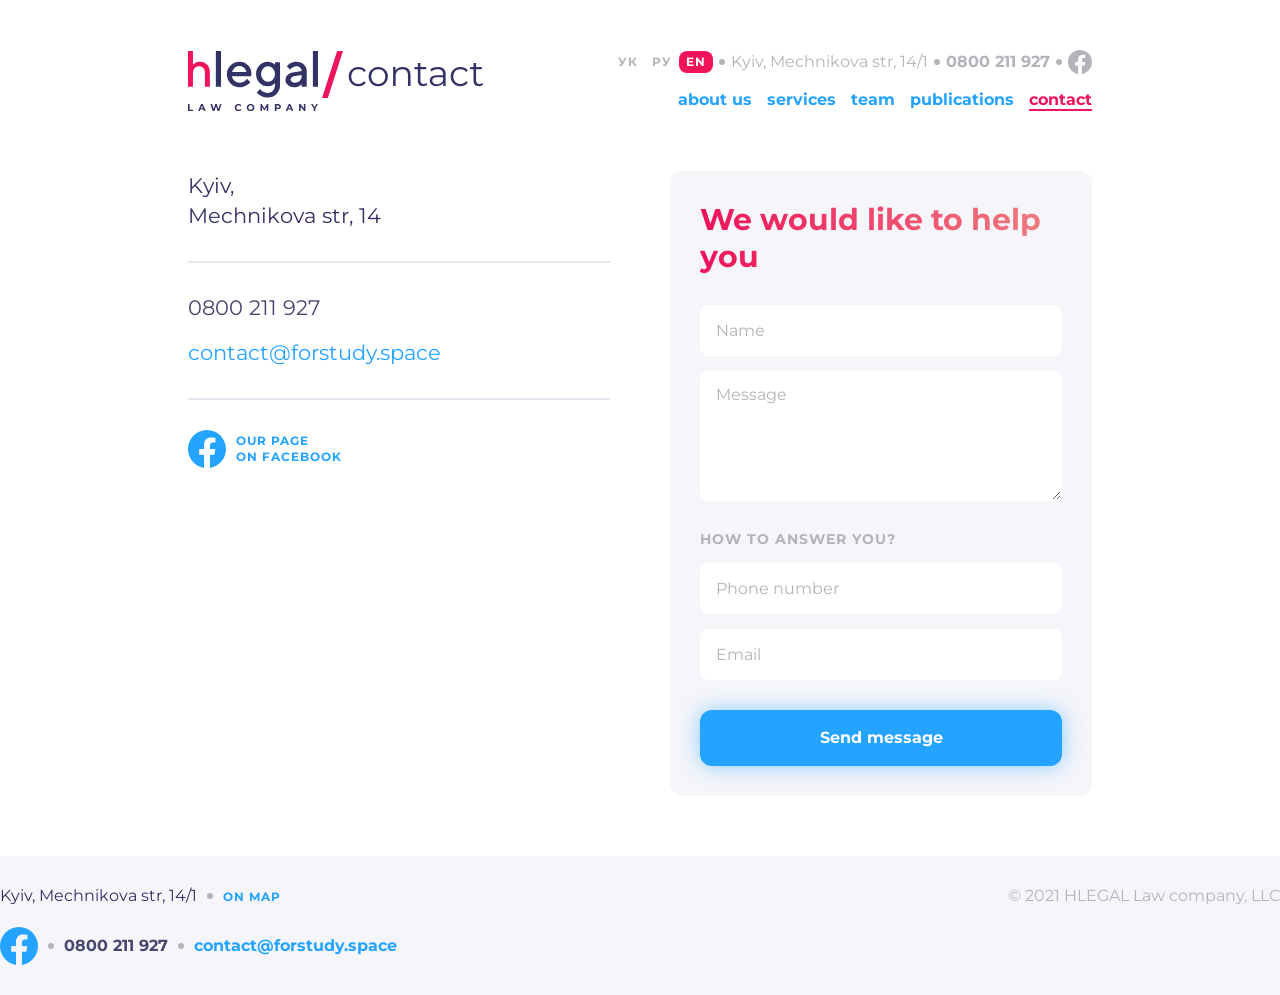
<file: contact.html>
<!DOCTYPE html>
<html lang="en">

<head>
    <meta charset="UTF-8">
    <meta name="viewport" content="width=device-width, initial-scale=1.0">
    <title>Contact</title>

    <link rel="stylesheet" href="./style/reset.css">
    <link rel="stylesheet" href="./style/contact.css">
</head>

<body>
    <header class="header desctop header--light">
        <div class="container header__container">
            <a href="index.html" class="header__logo">
                <svg width="297" height="60">
                    <use xlink:href="./sprite.svg#logo-contact"></use>
                </svg>
            </a>

            <div class="header-content">
                <div class="top-block">
                    <div class="lang-switcher">
                        <button class="small-btn">УК</button>
                        <button class="small-btn">РУ</button>
                        <button class="small-btn active">EN</button>
                    </div>

                    <ul class="top-list">
                        <li><a href="https://maps.app.goo.gl/y9jkHgbZWeBHmCza8" class="top-list__address">Kyiv,
                                Mechnikova str, 14/1</a></li>
                        <li><a class="top-list__phone" href="tel:0800211927">0800 211 927</a></li>
                        <li>
                            <a href="#" class="top-list__social" aria-label="Facebook">
                                <svg width="24" height="24" class="top-list__social-icon">
                                    <use xlink:href="./sprite.svg#icon-facebook"></use>
                                </svg>
                            </a>
                        </li>
                    </ul>
                </div>

                <nav class="nav">
                    <a href="#" class="nav__link">about us</a>
                    <a href="#" class="nav__link">services</a>
                    <a href="#" class="nav__link">team</a>
                    <a href="#" class="nav__link">publications</a>
                    <a href="#" class="nav__link nav__link--active">contact</a>
                </nav>
            </div>
        </div>
    </header>


    <header class="header mobile header--light">
        <div class="header__top">
            <div class="lang-switcher">
                <button class="small-btn">УК</button>
                <button class="small-btn">РУ</button>
                <button class="small-btn active">EN</button>
            </div>
            <a class="top-list__phone" href="tel:0800211927">0800 211 927</a>
        </div>
        <div class="container header__container">
            <a href="index.html" class="header__logo">
                <svg width="166" height="57">
                    <use xlink:href="./sprite.svg#logo-contact"></use>
                </svg>
            </a>

            <label class="burger-menu" for="burger">
                <svg width="32" height="32" class="burger-menu__icon">
                    <use xlink:href="./sprite.svg#burger-default"></use>
                </svg>
            </label>
            <input type="checkbox" hidden id="burger">
            <div class="mobile-overlay"></div>
            <div class="header-mobile-dropdown">
                <label class="burger-menu" for="burger">
                    <svg width="32" height="32">
                        <use xlink:href="./sprite.svg#burger-close"></use>
                    </svg>
                </label>
                <ul>
                    <li><a href="#" class="link">about us</a></li>
                    <li><a href="#" class="link">services</a></li>
                    <li><a href="#" class="link">team</a></li>
                    <li><a href="#" class="link">publications</a></li>
                    <li><a href="#" class="link link--active">contact</a></li>
                </ul>
            </div>
        </div>
    </header>

    <main class="contacts">
        <div class="container contacts__container">
            <div class="contacts__info">
                <div class="contacts__block">
                    <a href="https://maps.app.goo.gl/y9jkHgbZWeBHmCza8" target="_blank" rel="noopener"
                        class="contacts__address">
                        Kyiv,<br>Mechnikova str, 14
                    </a>
                </div>

                <div class="contacts__block">
                    <a href="tel:0800211927" class="contacts__phone">0800 211 927</a>
                    <a href="mailto:contact@forstudy.space" class="contacts__email">contact@forstudy.space</a>
                </div>

                <div class="contacts__block">
                    <a href="#" class="contacts__social" target="_blank" rel="noopener">
                        <svg width="38" height="38" class="contacts__social-icon">
                            <use xlink:href="./sprite.svg#icon-facebook"></use>
                        </svg>
                        <span class="contacts__social-text">Our page<br>on facebook</span>
                    </a>
                </div>
            </div>

            <div class="contacts__form-wrapper">
                <h2 class="contacts__form-title gradient-text">We would like to help you</h2>

                <form action="#" class="contacts__form">
                    <div class="contacts__form-group">
                        <input type="text" class="input" placeholder="Name" minlength="3" maxlength="15"
                            pattern="^[A-Za-z0-9_]+$" required>
                    </div>

                    <div class="contacts__form-group">
                        <textarea class="input contacts__textarea" placeholder="Message" rows="4"></textarea>
                    </div>

                    <p class="contacts__form-subtitle h3caps">How to answer you?</p>

                    <div class="contacts__form-group">
                        <input type="tel" class="input" placeholder="Phone number" pattern="^\+?380\d{9}$" required>
                    </div>

                    <div class="contacts__form-group">
                        <input type="email" class="input" placeholder="Email" required>
                    </div>

                    <button type="submit" class="btn contacts__submit-btn">Send message</button>
                </form>
            </div>
        </div>
    </main>

    <footer class="footer">
        <div class="container footer__container">
            <div class="footer__info">
                <div class="footer__row">
                    <span class="footer__address">Kyiv, Mechnikova str, 14/1</span>
                    <a href="https://maps.app.goo.gl/y9jkHgbZWeBHmCza8" target="_blank" rel="noopener"
                        class="footer__map">on map</a>
                </div>

                <div class="footer__row">
                    <a href="#" class="footer__social" aria-label="Facebook">
                        <svg width="38" height="38" class="footer__social-icon">
                            <use xlink:href="./sprite.svg#icon-facebook"></use>
                        </svg>
                    </a>
                    <a href="tel:0800211927" class="footer__phone">0800 211 927</a>
                    <a href="mailto:contact@forstudy.space" class="footer__email">contact@forstudy.space</a>
                </div>
            </div>

            <p class="footer__copy">© 2021 HLEGAL Law company, LLC</p>
        </div>
    </footer>
</body>

</html>
</file>
<file: style/contact.css>
@import url("https://fonts.googleapis.com/css2?family=Montserrat:wght@100..900&display=swap");
body {
  font-family: "Montserrat", sans-serif;
}

* {
  margin: 0;
  padding: 0;
  box-sizing: border-box;
  outline: none;
  border: none;
  text-decoration: none;
  color: inherit;
  font: inherit;
}

.gradient-text {
  background-clip: text;
  -webkit-background-clip: text;
  -moz-background-clip: text;
  -webkit-text-fill-color: transparent;
  -moz-text-fill-color: transparent;
  background-image: linear-gradient(90.13deg, #F0145A 0.84%, #EF8080 99.96%);
}

.h1 {
  font-weight: 700;
  font-size: 38px;
  line-height: 28px;
  letter-spacing: 0;
  letter-spacing: 0;
}

h2 {
  color: #323264;
  font-weight: 700;
  font-size: 30px;
  line-height: 37px;
  letter-spacing: 0;
  color: #323264;
  letter-spacing: 0;
}

h3 {
  color: #323264;
  font-weight: 700;
  font-size: 22px;
  line-height: 27px;
  letter-spacing: 0;
  color: #323264;
  letter-spacing: 0;
}

.h3caps {
  color: #323264;
  font-weight: 700;
  font-size: 14px;
  line-height: 17px;
  letter-spacing: 1;
  color: #323264;
  letter-spacing: 1;
  text-transform: uppercase;
}

h4 {
  color: #323264;
  font-weight: 700;
  font-size: 16px;
  line-height: 20px;
  letter-spacing: 0;
  color: #323264;
  letter-spacing: 0;
}

p {
  color: #000000;
  font-weight: 400;
  font-size: 16px;
  line-height: 26px;
  letter-spacing: 0;
  color: #000000;
  letter-spacing: 0;
  margin-bottom: 20px;
}
p:last-child {
  margin-bottom: 0;
}

ul li,
ol li {
  color: #000000;
  font-weight: 400;
  font-size: 18px;
  line-height: 26px;
  letter-spacing: 0;
  color: #000000;
  letter-spacing: 0;
  margin-bottom: 15px;
}
ul li:last-child,
ol li:last-child {
  margin-bottom: 0;
}
ul li::marker,
ol li::marker {
  color: #F0145A;
}

.link {
  color: #24A3FF;
  font-weight: 400;
  font-size: 16px;
  line-height: 20px;
  letter-spacing: 0;
  color: #24A3FF;
  letter-spacing: 0;
  text-decoration: none;
  transition: color 0.3s ease;
  margin-bottom: 12px;
}
.link:hover {
  color: #F0145A;
}

.input {
  border-radius: 8px;
  border-width: 1px;
  border-style: solid;
  border-color: rgb(255, 255, 255);
  padding: 15px;
  color: #000;
  background: white;
  display: flex;
  align-items: center;
  width: 100%;
  transition: all 0.2s ease;
}
.input::-moz-placeholder {
  color: rgb(179, 179, 186);
}
.input::placeholder {
  color: rgb(179, 179, 186);
}
.input:hover {
  box-shadow: 0 0 6px #24A3FF;
}
.input:focus {
  border-color: #24A3FF;
  box-shadow: 0 0 6px #24A3FF;
}

.btn {
  padding: 18px 30px;
  color: white;
  min-width: 180px;
  line-height: 20px;
  font-weight: bold;
  background: #24A3FF;
  border-radius: 12px;
  box-shadow: 0px 0px 20px 0px rgba(36, 163, 255, 0.5);
  transition: all 0.3s;
  cursor: pointer;
}
.btn:hover {
  background: #0085FF;
}
.btn:active {
  background: #006CCF;
}

.container {
  max-width: 1440px;
  margin: 0 auto;
  padding: 0 60px;
}

@media screen and (min-width: 1920px) {
  .container {
    padding: 0 160px;
    max-width: 1920px;
  }
}
@media screen and (max-width: 1439px) {
  .container {
    max-width: 1024px;
  }
}
@media screen and (max-width: 1023px) {
  .container {
    max-width: 770px;
  }
}
@media screen and (max-width: 767px) {
  .container {
    padding: 0 30px;
    max-width: 100%;
  }
}
@media screen and (max-width: 375px) {
  .container {
    padding: 0 15px;
  }
}
.header.mobile {
  display: none;
  z-index: 2;
}
.header.mobile .header__top {
  display: flex;
  justify-content: space-between;
  align-items: center;
  padding: 10px 15px;
  background: rgba(245, 245, 250, 0.2);
}
.header.mobile .header__container {
  padding: 15px 15px 0;
}

.header.desctop {
  display: block;
}

.header-mobile-dropdown {
  z-index: 1;
  max-height: 0;
  background: #FFFFFF;
  position: fixed;
  border-top-left-radius: 12px;
  border-top-right-radius: 12px;
  bottom: 0;
  left: 8px;
  right: 8px;
  padding: 0 12px;
  text-align: center;
  transition: max-height 0.5s ease-in;
}
.header-mobile-dropdown ul li {
  background: #F5F5FA;
  padding: 7px 14px;
  margin-bottom: 15px;
  list-style: none;
  border-radius: 12px;
  transition: background-color 0.2s ease;
}
.header-mobile-dropdown ul li:hover, .header-mobile-dropdown ul li:active {
  background: #E6E6F0;
}
.header-mobile-dropdown .link {
  font-size: 24px;
  line-height: 29px;
  font-weight: 700;
  color: #24A3FF;
}
.header-mobile-dropdown .link--active {
  color: #F0145A;
}
.header-mobile-dropdown label {
  display: block;
  text-align: right;
  margin-bottom: 20px;
  margin-top: 12px;
}

.mobile-overlay {
  height: 0;
  transition: height 0.5s ease-in-out;
  position: fixed;
  inset: 0;
  background: #323264;
}

#burger:checked ~ .header-mobile-dropdown {
  visibility: visible;
  height: auto;
  max-height: 800px;
}

#burger:checked ~ .mobile-overlay {
  height: 100%;
}

.header {
  position: relative;
  z-index: 1;
}
.header__container {
  display: flex;
  flex-direction: row;
  justify-content: space-between;
  align-items: center;
  flex-wrap: nowrap;
  gap: 10px;
  padding-top: 50px;
}
.header__logo {
  display: inline-flex;
  align-items: center;
}
.header__logo-slash {
  color: #F0145A;
  font-size: 24px;
  font-weight: 700;
  margin: 0 6px;
}
.header__logo-text {
  color: #FFFFFF;
  font-weight: 400;
  font-size: 20px;
  line-height: 1;
  letter-spacing: 0;
  color: #FFFFFF;
  letter-spacing: 0;
}

.header-content {
  display: flex;
  flex-direction: column;
  align-items: flex-end;
  gap: 18px;
}

.top-block {
  display: flex;
  flex-direction: row;
  justify-content: flex-end;
  align-items: center;
  flex-wrap: nowrap;
  gap: 18px;
}

.lang-switcher {
  display: flex;
  align-items: center;
  gap: 0;
}

.small-btn {
  color: #FFFFFF;
  font-weight: 700;
  font-size: 12px;
  line-height: 100%;
  letter-spacing: 1px;
  color: #FFFFFF;
  letter-spacing: 1px;
  padding: 5px 7px;
  border-radius: 8px;
  background: transparent;
  cursor: pointer;
  transition: background 0.3s ease;
  display: inline-flex;
  align-items: center;
  justify-content: center;
}
.small-btn.active, .small-btn:hover {
  background: #F0145A;
}

.top-list {
  display: flex;
  flex-direction: row;
  justify-content: flex-end;
  align-items: center;
  flex-wrap: nowrap;
  gap: 18px;
  list-style: none;
}
.top-list li {
  display: flex;
  align-items: center;
  margin-bottom: 0;
  height: 100%;
}
.top-list__address, .top-list__phone {
  color: #FFFFFF;
  font-weight: 400;
  font-size: 16px;
  line-height: 1;
  letter-spacing: 0;
  color: #FFFFFF;
  letter-spacing: 0;
  display: inline-flex;
  align-items: center;
  transition: color 0.2s ease;
}
.top-list__address:hover, .top-list__phone:hover {
  color: #F0145A;
}
.top-list__phone {
  font-weight: 700;
}
.top-list__social {
  display: flex;
  align-items: center;
  height: 24px;
}
.top-list__social-icon {
  fill: #FFFFFF;
  transition: fill 0.2s ease;
}
.top-list__social-icon:hover {
  fill: #F0145A;
}

.top-list__social {
  display: flex;
  align-items: center;
}

.top-block > *:not(:last-child),
.top-list > li:not(:last-child) {
  position: relative;
}
.top-block > *:not(:last-child)::after,
.top-list > li:not(:last-child)::after {
  content: "";
  position: absolute;
  top: 50%;
  right: -9px;
  transform: translate(50%, -50%);
  width: 6px;
  height: 6px;
  background-color: #E6E6F0;
  border-radius: 50%;
  pointer-events: none;
}

.nav {
  display: flex;
  flex-direction: row;
  justify-content: flex-end;
  align-items: center;
  flex-wrap: nowrap;
  gap: 15px;
  padding-bottom: 3px;
}
.nav__link {
  color: #FFFFFF;
  font-weight: 700;
  font-size: 16px;
  line-height: 100%;
  letter-spacing: 0;
  color: #FFFFFF;
  letter-spacing: 0;
  transition: color 0.5s ease;
  position: relative;
}
.nav__link::after {
  content: "";
  position: absolute;
  left: 0;
  bottom: -3px;
  width: 100%;
  height: 2px;
  background-color: currentColor;
  transform: scaleX(0);
  transform-origin: left;
  transition: transform 0.5s ease;
}
.nav__link:hover::after {
  transform: scaleX(1);
}
.nav__link--active {
  color: #F0145A;
}
.nav__link--active::after {
  transform: scaleX(1);
  background-color: #F0145A;
}

.burger-menu {
  display: flex;
  align-items: center;
  cursor: pointer;
}
.burger-menu__icon {
  color: #FFFFFF;
}

@media screen and (max-width: 1023px) {
  .header.mobile {
    display: block;
  }
  .header.desctop {
    display: none;
  }
}
.footer {
  background-color: #F5F5FA;
  padding: 30px 0;
}
.footer__container.container {
  display: flex;
  justify-content: space-between;
  align-items: flex-start;
  border-top: 2px solid #E6E6F0;
  padding-top: 30px;
  max-width: 1320px;
  margin: 0 auto;
  padding-left: 0;
  padding-right: 0;
}
.footer__info {
  display: flex;
  flex-direction: column;
  gap: 21px;
}
.footer__row {
  display: flex;
  align-items: center;
}
.footer__row > *:not(:last-child) {
  position: relative;
  margin-right: 10px;
  padding-right: 16px;
}
.footer__row > *:not(:last-child)::after {
  content: "";
  position: absolute;
  right: 0;
  top: 50%;
  transform: translateY(-50%);
  width: 6px;
  height: 6px;
  background-color: #B3B3BA;
  border-radius: 50%;
  pointer-events: none;
}
.footer__address {
  color: #323264;
  font-weight: 400;
  font-size: 16px;
  line-height: 20px;
  letter-spacing: 0;
  color: #323264;
  letter-spacing: 0;
}
.footer__map {
  color: #24A3FF;
  font-weight: 700;
  font-size: 12px;
  line-height: 15px;
  letter-spacing: 1px;
  color: #24A3FF;
  letter-spacing: 1px;
  text-transform: uppercase;
  transition: color 0.3s ease;
}
.footer__map:hover {
  color: #F0145A;
}
.footer__social {
  display: inline-flex;
  align-items: center;
}
.footer__social-icon {
  fill: #24A3FF;
  transition: fill 0.3s ease;
}
.footer__social:hover .footer__social-icon {
  fill: #F0145A;
}
.footer__phone {
  color: #46466E;
  font-weight: 700;
  font-size: 16px;
  line-height: 20px;
  letter-spacing: 0;
  color: #46466E;
  letter-spacing: 0;
}
.footer__email {
  color: #24A3FF;
  font-weight: 700;
  font-size: 16px;
  line-height: 20px;
  letter-spacing: 0;
  color: #24A3FF;
  letter-spacing: 0;
  transition: color 0.3s ease;
}
.footer__email:hover {
  color: #F0145A;
}
.footer__copy {
  color: #B3B3BA;
  font-weight: 400;
  font-size: 16px;
  line-height: 20px;
  letter-spacing: 0;
  color: #B3B3BA;
  letter-spacing: 0;
}

@media screen and (min-width: 1920px) {
  .footer__container.container {
    max-width: 1600px;
  }
}
@media screen and (max-width: 1024px) {
  .footer__container.container {
    max-width: 904px;
  }
}
@media screen and (max-width: 768px) {
  .footer {
    padding-bottom: 0;
  }
  .footer__row:first-child {
    align-self: flex-start;
    justify-content: flex-start;
  }
  .footer__container.container {
    flex-direction: column;
    align-items: center;
    gap: 30px;
    padding-left: 185px;
    padding-right: 185px;
    padding-bottom: 30px;
    max-width: 100%;
  }
  .footer__info {
    align-items: center;
  }
  .footer__row {
    justify-content: center;
  }
}
@media screen and (max-width: 576px) {
  .footer__container.container {
    padding-left: 30px;
    padding-right: 30px;
  }
  .footer__info {
    gap: 12px;
  }
  .footer__row {
    flex-direction: column;
    gap: 10px;
  }
  .footer__row > *:not(:last-child) {
    margin-right: 0;
    padding-right: 0;
  }
  .footer__row > *:not(:last-child)::after {
    display: none;
  }
}
.header--light .header__logo-text {
  color: #323264;
}
.header--light .small-btn {
  color: #B3B3BA;
}
.header--light .small-btn.active, .header--light .small-btn:hover {
  color: #FFFFFF;
  background: #F0145A;
}
.header--light .top-list__address, .header--light .top-list__phone {
  color: #B3B3BA;
}
.header--light .top-list__address:hover, .header--light .top-list__phone:hover {
  color: #F0145A;
}
.header--light .top-list__social-icon {
  fill: #B3B3BA;
}
.header--light .top-list__social-icon:hover {
  fill: #F0145A;
}
.header--light .top-block > *:not(:last-child)::after,
.header--light .top-list > li:not(:last-child)::after {
  background-color: #B3B3BA;
}
.header--light .nav__link {
  color: #24A3FF;
}
.header--light .nav__link:hover {
  color: #F0145A;
}
.header--light .nav__link--active {
  color: #F0145A;
}
.header--light .nav__link--active::after {
  background-color: #F0145A;
}
.header--light .burger-menu__icon {
  color: #323264;
}

.contacts {
  padding-top: 60px;
  padding-bottom: 60px;
}
.contacts__container {
  display: flex;
  justify-content: space-between;
  gap: 60px;
  padding-left: 180px;
  padding-right: 180px;
  max-width: 1440px;
  margin: 0 auto;
}
.contacts__info {
  display: flex;
  flex-direction: column;
  max-width: 510px;
  width: 100%;
}
.contacts__block {
  padding-bottom: 30px;
  margin-bottom: 30px;
  border-bottom: 2px solid #E6E6F0;
}
.contacts__block:last-child {
  border-bottom: none;
  padding-bottom: 0;
  margin-bottom: 0;
}
.contacts__address {
  color: #323264;
  font-weight: 400;
  font-size: 21px;
  line-height: 30px;
  letter-spacing: 0;
  color: #323264;
  letter-spacing: 0;
  display: block;
  margin-bottom: 0;
  transition: color 0.3s ease;
}
.contacts__address:hover {
  color: #F0145A;
}
.contacts__phone {
  color: #46466E;
  font-weight: 400;
  font-size: 21px;
  line-height: 30px;
  letter-spacing: 0;
  color: #46466E;
  letter-spacing: 0;
  display: block;
  margin-bottom: 15px;
  transition: color 0.3s ease;
}
.contacts__phone:hover {
  color: #F0145A;
}
.contacts__email {
  color: #24A3FF;
  font-weight: 400;
  font-size: 21px;
  line-height: 30px;
  letter-spacing: 0;
  color: #24A3FF;
  letter-spacing: 0;
  display: block;
  transition: color 0.3s ease;
}
.contacts__email:hover {
  color: #F0145A;
}
.contacts__social {
  display: inline-flex;
  align-items: center;
  gap: 10px;
}
.contacts__social-icon {
  fill: #24A3FF;
  transition: fill 0.3s ease;
}
.contacts__social-text {
  color: #24A3FF;
  font-weight: 700;
  font-size: 12px;
  line-height: 16px;
  letter-spacing: 1px;
  color: #24A3FF;
  letter-spacing: 1px;
  text-transform: uppercase;
  display: inline-block;
  transition: color 0.3s ease;
}
.contacts__social:hover .contacts__social-icon {
  fill: #F0145A;
}
.contacts__social:hover .contacts__social-text {
  color: #F0145A;
}
.contacts__form-wrapper {
  background-color: #F5F5FA;
  border-radius: 12px;
  padding: 30px;
  max-width: 510px;
  width: 100%;
}
.contacts__form-title {
  margin-bottom: 30px;
}
.contacts__form {
  display: flex;
  flex-direction: column;
  gap: 15px;
}
.contacts__textarea {
  resize: vertical;
  min-height: 130px;
}
.contacts__form-subtitle {
  color: #B3B3BA;
  margin-top: 15px;
  margin-bottom: 0;
  letter-spacing: 1px;
}
.contacts__submit-btn {
  width: 100%;
  margin-top: 15px;
}

.footer__container.container {
  border-top: none;
  padding-top: 0;
}

@media screen and (min-width: 1920px) {
  .contacts__container {
    max-width: 1920px;
    padding-left: 280px;
    padding-right: 280px;
  }
  .contacts__info {
    max-width: 650px;
  }
  .contacts__form-wrapper {
    max-width: 650px;
  }
}
@media screen and (max-width: 1439px) {
  .contacts__container {
    max-width: 1024px;
    padding-left: 60px;
    padding-right: 60px;
    gap: 60px;
  }
  .contacts__info, .contacts__form-wrapper {
    max-width: 422px;
  }
}
@media screen and (max-width: 1023px) {
  .contacts__container {
    flex-direction: column;
    padding-left: 60px;
    padding-right: 60px;
    gap: 60px;
  }
  .contacts__info, .contacts__form-wrapper {
    max-width: 100%;
  }
}
@media screen and (max-width: 576px) {
  .contacts {
    padding-top: 30px;
    padding-bottom: 30px;
  }
  .contacts__container {
    padding-left: 30px;
    padding-right: 30px;
    gap: 30px;
  }
  .contacts__form-wrapper {
    padding: 30px;
  }
  .contacts__form-title {
    margin-bottom: 30px;
  }
}/*# sourceMappingURL=contact.css.map */
</file>
